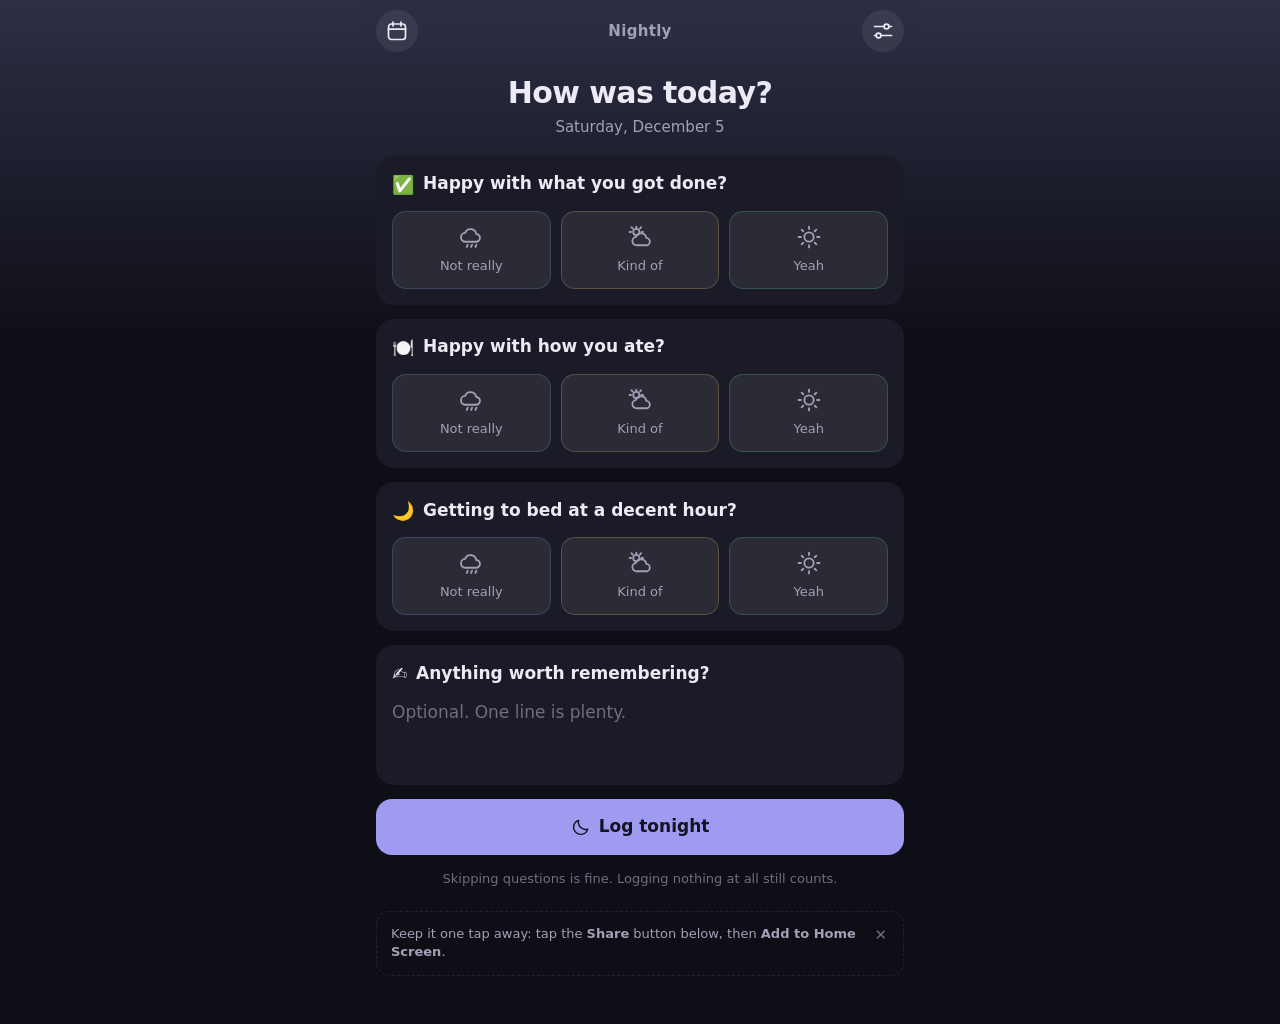
<file: index.html>
<!doctype html>
<html lang="en">
<head>
<meta charset="utf-8">
<title>Nightly</title>
<meta name="viewport" content="width=device-width, initial-scale=1">
<meta name="color-scheme" content="dark light">
<link rel="canonical" href="./docs/">
<!-- The app lives in docs/. If GitHub Pages is publishing from the repo root
     instead of the /docs folder, this hop sends visitors to it anyway. -->
<meta http-equiv="refresh" content="0; url=./docs/">
<script>location.replace('./docs/' + location.search + location.hash);</script>
<style>
  html, body { height: 100%; margin: 0; background: #0e0f16; color: #a2a0b6; }
  body { display: grid; place-items: center; font: 16px/1.5 -apple-system, system-ui, sans-serif; text-align: center; padding: 24px; }
  a { color: #9f9bf1; }
</style>
</head>
<body>
  <p>Opening Nightly…<br><a href="./docs/">Tap here if nothing happens.</a></p>
</body>
</html>
</file>
<file: docs/styles.css>
/* Nightly — dark by default, big targets, nothing to read. */

:root {
  --bg: #f4f4fa;
  --card: #ffffff;
  --text: #16151f;
  --muted: #5d5b70;
  --faint: #8b8899;
  --accent: #5a57bb;
  --accent-ink: #ffffff;
  --line: rgba(0, 0, 0, 0.09);
  --chip: rgba(0, 0, 0, 0.05);
  --rough: #5b7fc7;
  --okay: #c1902f;
  --good: #2f9468;
  --radius: 18px;
}

:root[data-theme="dark"] {
  --bg: #0e0f16;
  --card: #1a1b26;
  --text: #ecebf5;
  --muted: #a2a0b6;
  --faint: #6f6d82;
  --accent: #9f9bf1;
  --accent-ink: #14131f;
  --line: rgba(255, 255, 255, 0.09);
  --chip: rgba(255, 255, 255, 0.07);
  --rough: #6b8ccc;
  --okay: #dbae5c;
  --good: #5cb88d;
}

* { box-sizing: border-box; }

html, body {
  margin: 0;
  padding: 0;
  background: var(--bg);
  color: var(--text);
  -webkit-text-size-adjust: 100%;
  overscroll-behavior-y: contain;
}

body {
  font: 17px/1.4 -apple-system, BlinkMacSystemFont, "Segoe UI", system-ui, sans-serif;
  min-height: 100dvh;
  /* A little sky at the top, same as the native version. */
  background-image: linear-gradient(to bottom, color-mix(in srgb, var(--accent) 22%, transparent), transparent 340px);
  background-repeat: no-repeat;
}

button, input, textarea { font: inherit; color: inherit; }
button { cursor: pointer; -webkit-tap-highlight-color: transparent; }
svg { width: 100%; height: 100%; fill: none; stroke: currentColor; stroke-width: 1.7; stroke-linecap: round; stroke-linejoin: round; }

/* ---------- top bar ---------- */

.topbar {
  position: sticky;
  top: 0;
  z-index: 5;
  display: flex;
  align-items: center;
  justify-content: space-between;
  gap: 12px;
  padding: calc(env(safe-area-inset-top) + 10px) 16px 10px;
  max-width: 560px;
  margin: 0 auto;
  backdrop-filter: blur(12px);
}

.wordmark { font-size: 15px; font-weight: 600; color: var(--muted); letter-spacing: 0.02em; }

.icon-btn {
  width: 42px;
  height: 42px;
  padding: 9px;
  border: 0;
  border-radius: 50%;
  background: var(--chip);
  color: var(--text);
}
.icon-btn:active { transform: scale(0.94); }

/* ---------- layout ---------- */

.screen, .sheet-body {
  max-width: 560px;
  margin: 0 auto;
  padding: 4px 16px calc(env(safe-area-inset-bottom) + 48px);
}

.card-head { text-align: center; padding: 10px 0 18px; }
.card-head h1 { margin: 0 0 6px; font-size: 30px; line-height: 1.15; font-weight: 650; letter-spacing: -0.02em; }
.card-head .date { margin: 0; color: var(--muted); font-size: 15px; }

.streak {
  display: inline-block;
  margin-top: 12px;
  padding: 5px 12px;
  border-radius: 999px;
  background: color-mix(in srgb, var(--accent) 20%, transparent);
  color: var(--text);
  font-size: 13px;
  font-weight: 600;
}

.card {
  background: var(--card);
  border-radius: var(--radius);
  padding: 16px;
  margin-bottom: 14px;
}

.card-title {
  display: flex;
  align-items: center;
  gap: 9px;
  font-size: 17px;
  font-weight: 600;
  margin-bottom: 14px;
}
.card-title .emoji { font-size: 18px; }

/* ---------- the three answers ---------- */

.ratings { display: grid; grid-template-columns: repeat(3, 1fr); gap: 10px; }

.rating {
  display: flex;
  flex-direction: column;
  align-items: center;
  justify-content: center;
  gap: 7px;
  min-height: 78px;
  padding: 10px 4px;
  border: 1px solid color-mix(in srgb, var(--tint) 28%, transparent);
  border-radius: 14px;
  background: var(--chip);
  color: var(--muted);
  font-size: 13px;
  font-weight: 500;
  transition: background 0.15s ease, color 0.15s ease, transform 0.1s ease;
}
.rating .glyph { width: 26px; height: 26px; }
.rating:active { transform: scale(0.96); }
.rating[aria-pressed="true"] {
  background: var(--tint);
  border-color: transparent;
  color: #fff;
  font-weight: 600;
}
.rating[data-key="rough"] { --tint: var(--rough); }
.rating[data-key="okay"]  { --tint: var(--okay); }
.rating[data-key="good"]  { --tint: var(--good); }

/* ---------- note ---------- */

.note-input {
  width: 100%;
  min-height: 62px;
  border: 0;
  padding: 0;
  background: none;
  resize: none;
  outline: none;
  line-height: 1.45;
}
.note-input::placeholder { color: var(--faint); }

/* ---------- done ---------- */

.done {
  width: 100%;
  min-height: 56px;
  margin: 4px 0 14px;
  border: 0;
  border-radius: 16px;
  background: var(--accent);
  color: var(--accent-ink);
  font-size: 17px;
  font-weight: 650;
  display: flex;
  align-items: center;
  justify-content: center;
  gap: 8px;
}
.done:active { transform: scale(0.985); filter: brightness(0.96); }
.done .glyph { width: 20px; height: 20px; }

.foot { margin: 0; text-align: center; color: var(--faint); font-size: 13px; line-height: 1.5; }

/* ---------- install hint ---------- */

.install {
  display: flex;
  align-items: flex-start;
  gap: 10px;
  margin-top: 22px;
  padding: 13px 14px;
  border: 1px dashed var(--line);
  border-radius: 14px;
  color: var(--muted);
  font-size: 13px;
  line-height: 1.45;
}
.install button { border: 0; background: none; color: var(--faint); padding: 0 2px; font-size: 15px; }

/* ---------- sheets ---------- */

.sheet {
  position: fixed;
  inset: 0;
  z-index: 20;
  display: flex;
  flex-direction: column;
  background: var(--bg);
  transform: translateY(100%);
  visibility: hidden;
  transition: transform 0.3s cubic-bezier(0.32, 0.72, 0, 1), visibility 0.3s;
}
.sheet.open { transform: none; visibility: visible; }

.sheet-bar {
  display: flex;
  align-items: center;
  justify-content: space-between;
  gap: 12px;
  padding: calc(env(safe-area-inset-top) + 12px) 16px 12px;
  border-bottom: 1px solid var(--line);
  max-width: 560px;
  width: 100%;
  margin: 0 auto;
}
.sheet-title { font-size: 16px; font-weight: 600; }
.sheet-body { flex: 1; overflow-y: auto; -webkit-overflow-scrolling: touch; padding-top: 18px; width: 100%; }

.text-btn { border: 0; background: none; color: var(--accent); font-size: 16px; font-weight: 600; padding: 4px; }
.text-btn.placeholder { visibility: hidden; }

/* ---------- history ---------- */

.stats { display: flex; gap: 8px; margin-bottom: 18px; }
.stat { flex: 1; text-align: center; background: var(--card); border-radius: 14px; padding: 12px 6px; }
.stat b { display: block; font-size: 20px; font-weight: 650; }
.stat span { color: var(--muted); font-size: 12px; }

.section-title { margin: 24px 0 10px; font-size: 13px; font-weight: 600; text-transform: uppercase; letter-spacing: 0.06em; color: var(--faint); }

.grid { display: grid; grid-template-columns: repeat(7, 1fr); gap: 6px; }
.cell { aspect-ratio: 1; border-radius: 6px; background: var(--chip); }
.cell.rough { background: var(--rough); }
.cell.okay { background: var(--okay); }
.cell.good { background: var(--good); }
.cell.blank-logged { background: color-mix(in srgb, var(--accent) 40%, transparent); }
.cell.today { box-shadow: 0 0 0 2px var(--bg), 0 0 0 3.5px var(--accent); }

.legend { display: flex; flex-wrap: wrap; gap: 12px; margin-top: 12px; color: var(--faint); font-size: 12px; }
.legend span { display: inline-flex; align-items: center; gap: 5px; }
.legend i { width: 10px; height: 10px; border-radius: 3px; display: inline-block; }

.pattern { margin-bottom: 14px; }
.pattern-head { display: flex; justify-content: space-between; gap: 12px; align-items: baseline; font-size: 15px; }
.pattern-head span { color: var(--muted); font-size: 12px; white-space: nowrap; }
.bar { height: 7px; border-radius: 999px; background: var(--chip); margin-top: 8px; overflow: hidden; }
.bar i { display: block; height: 100%; border-radius: 999px; }

.entry {
  display: block;
  width: 100%;
  text-align: left;
  border: 0;
  background: var(--card);
  border-radius: 14px;
  padding: 13px 14px;
  margin-bottom: 10px;
}
.entry:active { filter: brightness(0.96); }
.entry-top { display: flex; justify-content: space-between; align-items: center; gap: 10px; }
.entry-top b { font-size: 16px; font-weight: 600; }
.dots { display: flex; gap: 4px; }
.dots i { width: 9px; height: 9px; border-radius: 50%; display: block; }
.entry p { margin: 6px 0 0; font-size: 14px; color: var(--muted); line-height: 1.4; }
.entry p.dim { color: var(--faint); font-size: 13px; }

.empty { text-align: center; color: var(--faint); padding: 60px 20px; }
.empty b { display: block; font-size: 17px; color: var(--muted); margin-bottom: 6px; }

/* ---------- settings ---------- */

.row {
  display: flex;
  align-items: center;
  gap: 12px;
  background: var(--card);
  border-radius: 14px;
  padding: 12px 14px;
  margin-bottom: 8px;
}
.row .label { flex: 1; font-size: 15px; }
.row .emoji { font-size: 17px; }

.switch { position: relative; width: 51px; height: 31px; flex: none; }
.switch input { position: absolute; opacity: 0; width: 100%; height: 100%; margin: 0; }
.switch span {
  position: absolute;
  inset: 0;
  border-radius: 999px;
  background: var(--chip);
  transition: background 0.2s ease;
}
.switch span::after {
  content: "";
  position: absolute;
  top: 2px;
  left: 2px;
  width: 27px;
  height: 27px;
  border-radius: 50%;
  background: #fff;
  box-shadow: 0 1px 3px rgba(0, 0, 0, 0.3);
  transition: transform 0.2s ease;
}
.switch input:checked + span { background: var(--good); }
.switch input:checked + span::after { transform: translateX(20px); }

.trash { border: 0; background: none; color: var(--faint); width: 30px; height: 30px; padding: 5px; flex: none; }

.add { display: flex; gap: 8px; margin-bottom: 8px; }
.add input, .paste {
  flex: 1;
  background: var(--card);
  border: 1px solid var(--line);
  border-radius: 14px;
  padding: 12px 14px;
  outline: none;
}
.add button {
  border: 0;
  border-radius: 14px;
  padding: 0 18px;
  background: var(--accent);
  color: var(--accent-ink);
  font-weight: 600;
}
.add button:disabled { opacity: 0.4; }

.segmented { display: grid; grid-template-columns: repeat(3, 1fr); gap: 6px; background: var(--card); padding: 5px; border-radius: 14px; }
.segmented button { border: 0; background: none; border-radius: 10px; padding: 9px 0; color: var(--muted); font-size: 15px; }
.segmented button[aria-pressed="true"] { background: var(--chip); color: var(--text); font-weight: 600; }

.wide-btn {
  width: 100%;
  border: 1px solid var(--line);
  background: var(--card);
  border-radius: 14px;
  padding: 14px;
  margin-bottom: 8px;
  font-size: 15px;
  text-align: center;
  display: block;
  color: var(--text);
  text-decoration: none;
}
.wide-btn.danger { color: #e0645f; }

.paste { width: 100%; min-height: 90px; resize: vertical; margin-bottom: 8px; font-size: 14px; }

.note-text { color: var(--faint); font-size: 13px; line-height: 1.5; margin: 4px 2px 20px; }

/* ---------- confirmation ---------- */

.overlay {
  position: fixed;
  inset: 0;
  z-index: 40;
  display: flex;
  align-items: center;
  justify-content: center;
  padding: 32px;
  background: color-mix(in srgb, var(--bg) 82%, transparent);
  backdrop-filter: blur(18px);
  opacity: 0;
  visibility: hidden;
  transition: opacity 0.28s ease, visibility 0.28s;
}
.overlay.open { opacity: 1; visibility: visible; }
.overlay-inner { text-align: center; }
.overlay-moon { width: 62px; height: 62px; margin: 0 auto 16px; color: var(--accent); }
.overlay-line { margin: 0; font-size: 21px; font-weight: 600; line-height: 1.3; }
.overlay-sub { margin: 8px 0 0; color: var(--muted); font-size: 15px; }

@media (prefers-reduced-motion: reduce) {
  * { transition-duration: 0.01ms !important; }
}
</file>
